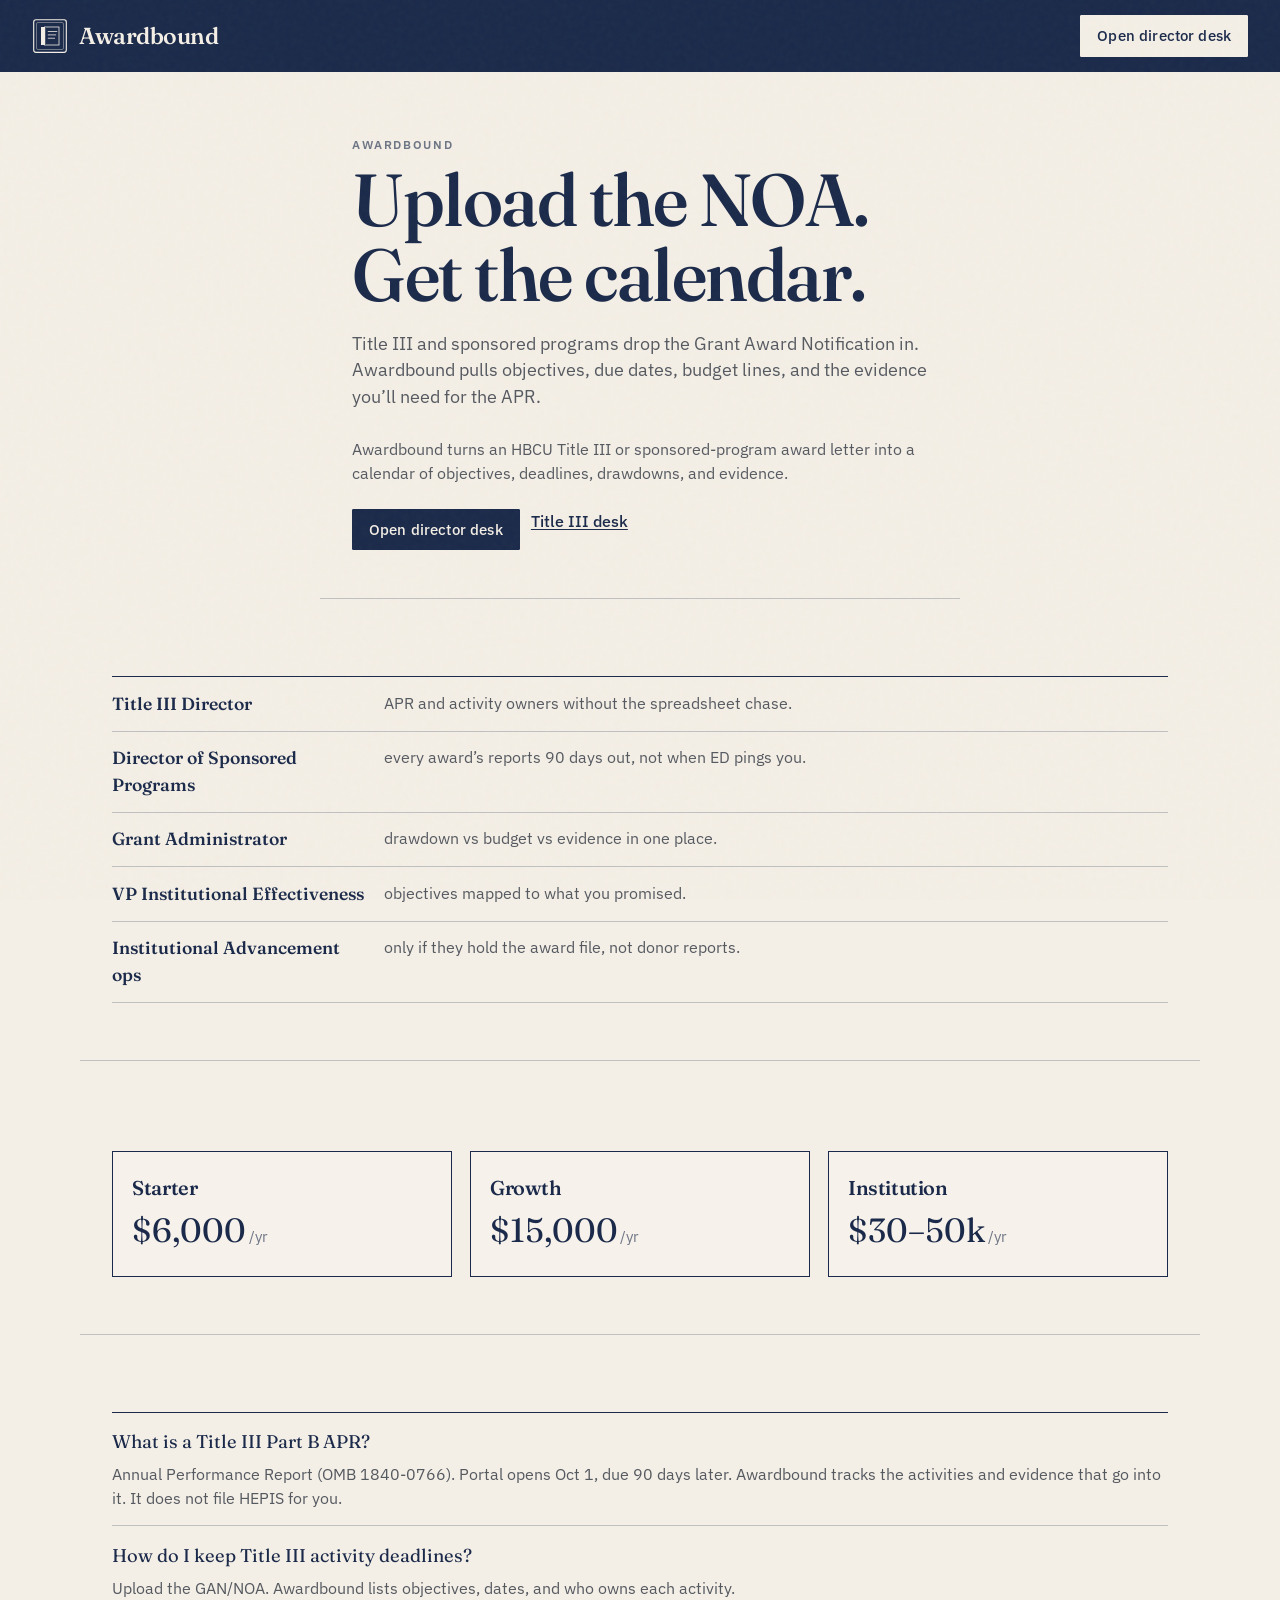
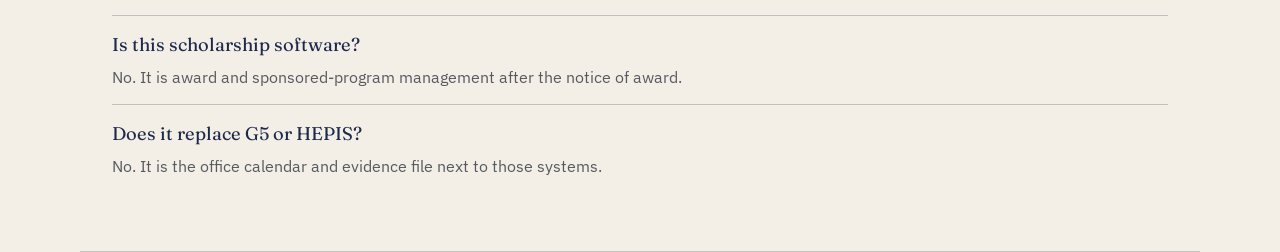
<file: awardbound/index.html>
<!doctype html>
<html lang="en">
  <head>
    <meta charset="UTF-8" />
    <link rel="icon" type="image/svg+xml" href="/awardbound/favicon.svg" />
    <meta name="viewport" content="width=device-width, initial-scale=1.0" />
    <meta
      name="description"
      content="Upload the Grant Award Notification. Get objectives, deadlines, budget, and evidence in one calendar. Built for HBCU Title III and sponsored programs offices."
    />
    <link rel="preconnect" href="https://fonts.googleapis.com" />
    <link rel="preconnect" href="https://fonts.gstatic.com" crossorigin />
    <link
      href="https://fonts.googleapis.com/css2?family=Fraunces:opsz,wght@9..144,480;9..144,560;9..144,640&family=IBM+Plex+Sans:wght@400;500;600&display=swap"
      rel="stylesheet"
    />
    <title>Title III and sponsored-program grant calendar | Awardbound</title>
    <script type="module" crossorigin src="/awardbound/assets/index-GHWhHSzk.js"></script>
    <link rel="stylesheet" crossorigin href="/awardbound/assets/index-BaWvJM9b.css">
  </head>
  <body>
    <div id="root"></div>
  </body>
</html>
</file>
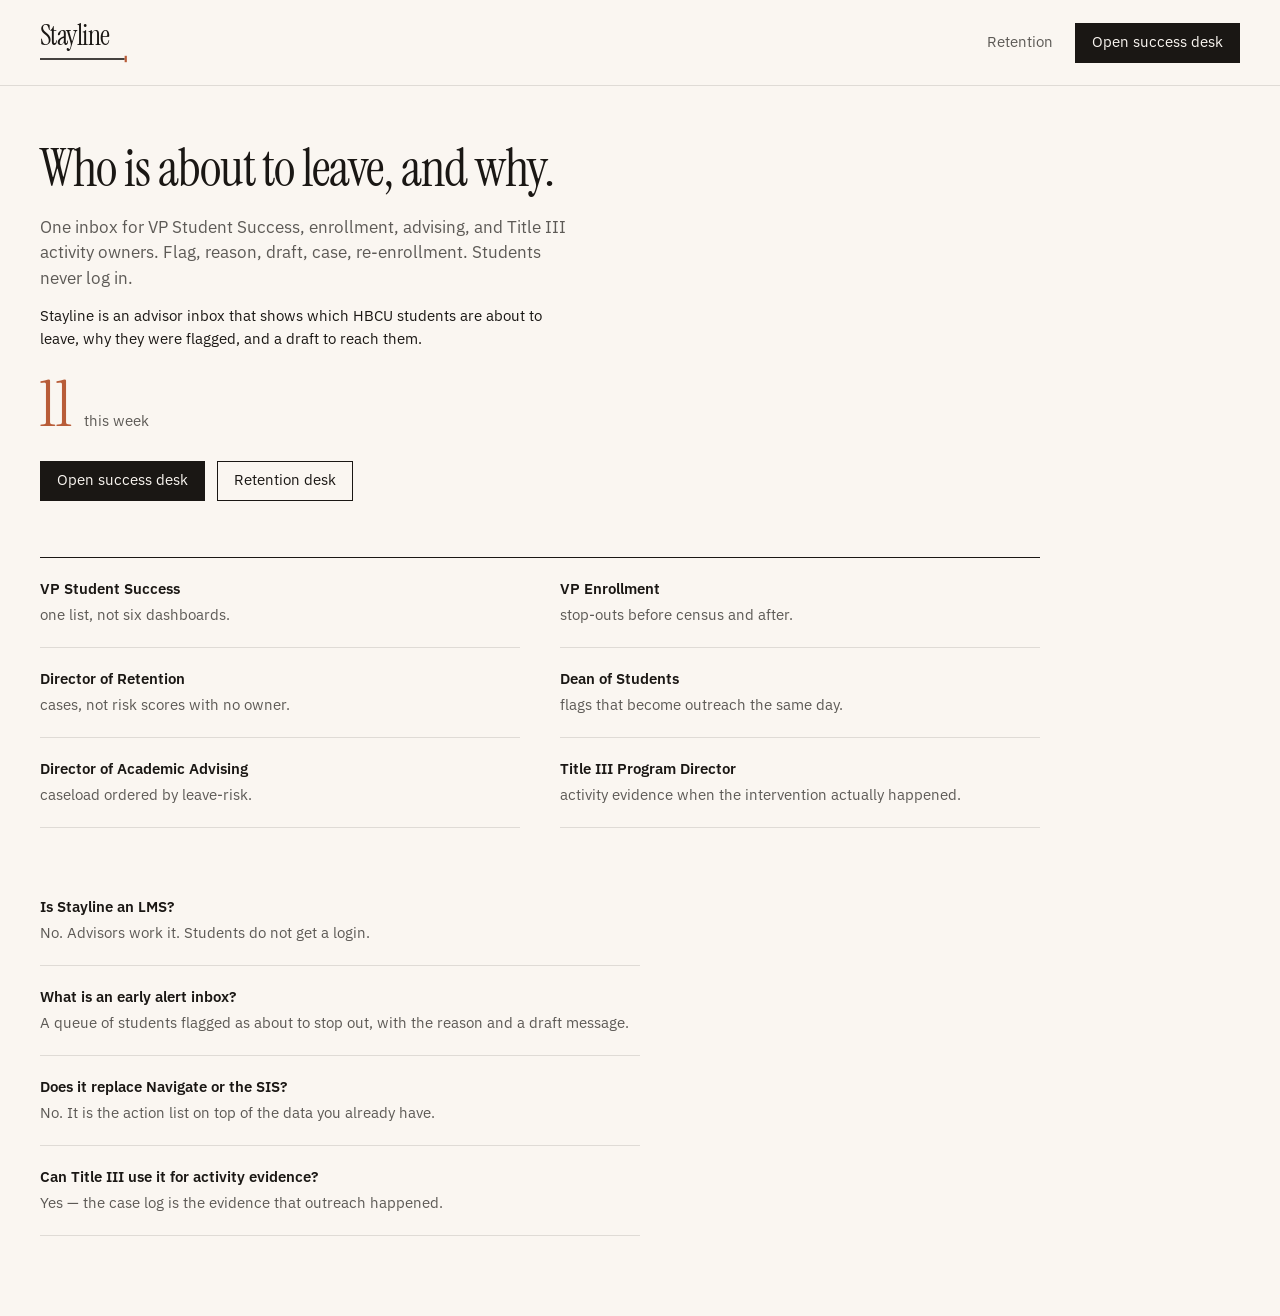
<file: stayline/index.html>
<!doctype html>
<html lang="en">
  <head>
    <meta charset="UTF-8" />
    <link rel="icon" type="image/svg+xml" href="/stayline/favicon.svg" />
    <meta name="viewport" content="width=device-width, initial-scale=1.0" />
    <meta
      name="description"
      content="See who is about to leave, why they were flagged, and the outreach to send. Advisor inbox — not an LMS, not a student app."
    />
    <link rel="preconnect" href="https://fonts.googleapis.com" />
    <link rel="preconnect" href="https://fonts.gstatic.com" crossorigin />
    <link
      href="https://fonts.googleapis.com/css2?family=IBM+Plex+Mono:wght@400;500&family=IBM+Plex+Sans:ital,wght@0,400;0,500;0,600;1,400&family=Instrument+Serif:ital@0;1&display=swap"
      rel="stylesheet"
    />
    <title>At-risk inbox for HBCU retention teams | Stayline</title>
    <script>
  (function () {
    var key = "stayline-redirect";
    var r = sessionStorage.getItem(key);
    if (r) {
      sessionStorage.removeItem(key);
      if (r.indexOf("/stayline") === 0) {
        history.replaceState(null, "", r);
      }
    }
  })();
</script>
    <script type="module" crossorigin src="/stayline/assets/index-fix-20260824.js"></script>
    <link rel="stylesheet" crossorigin href="/stayline/assets/index-CUBb1QEk.css">
  </head>
  <body>
    <div id="root"></div>
  </body>
</html>
</file>
<file: awardbound/assets/index-BaWvJM9b.css>
:root{--navy:#1b2a4a;--paper:#f4efe6;--ink:#111827;--gold:#c4a35a;--navy-60:color-mix(in srgb, var(--navy) 62%, var(--paper));--navy-24:color-mix(in srgb, var(--navy) 24%, var(--paper));--navy-12:color-mix(in srgb, var(--navy) 12%, var(--paper));--navy-06:color-mix(in srgb, var(--navy) 6%, var(--paper));--ink-70:color-mix(in srgb, var(--ink) 70%, var(--paper));--ink-50:color-mix(in srgb, var(--ink) 50%, var(--paper));--serif:"Fraunces", "Iowan Old Style", Palatino, "Palatino Linotype", Georgia, serif;--sans:"IBM Plex Sans", "Source Sans 3", "Segoe UI", sans-serif;--rule:var(--navy-24)}*{box-sizing:border-box}html,body,#root{min-height:100%}body{color:var(--ink);background:var(--paper);font-family:var(--sans);font-optical-sizing:auto;margin:0;font-size:16px;line-height:1.5}body:before{content:"";pointer-events:none;z-index:40;opacity:.035;background-image:url("data:image/svg+xml,%3Csvg viewBox='0 0 180 180' xmlns='http://www.w3.org/2000/svg'%3E%3Cfilter id='n' x='0' y='0'%3E%3CfeTurbulence type='fractalNoise' baseFrequency='.85' numOctaves='4' stitchTiles='stitch'/%3E%3C/filter%3E%3Crect width='180' height='180' filter='url(%23n)' opacity='.9'/%3E%3C/svg%3E");position:fixed;inset:0}h1,h2,h3,.mark-word{font-family:var(--serif);font-optical-sizing:auto;letter-spacing:-.02em;font-weight:560}h1,h2,h3,p{margin:0}a{color:inherit}button,input,select{font:inherit;color:inherit}.mark{color:var(--navy);align-items:center;gap:.7rem;text-decoration:none;display:inline-flex}.mark-invert{color:var(--paper)}.mark-word{font-size:1.45rem;line-height:1}.mark-sm .mark-word{font-size:1.2rem}.folio-stamp{flex:none;display:block}.btn{border:1px solid var(--navy);letter-spacing:.01em;cursor:pointer;background:0 0;border-radius:1px;justify-content:center;align-items:center;min-height:2.6rem;padding:.45rem 1rem;font-size:.92rem;font-weight:500;text-decoration:none;display:inline-flex}.btn-navy{background:var(--navy);color:var(--paper)}.btn-paper{background:var(--paper);color:var(--navy);border-color:var(--paper)}.btn-ghost{color:var(--navy);background:0 0}.btn:hover{opacity:.92}.kicker{color:var(--navy-60);letter-spacing:.14em;text-transform:uppercase;flex-wrap:wrap;align-items:center;gap:.55rem;margin-bottom:.55rem;font-size:.72rem;font-weight:600;display:flex}.sample-chip{border:1px solid var(--navy);color:var(--navy);font-family:var(--sans);letter-spacing:.12em;text-transform:uppercase;margin-left:.45rem;padding:.08rem .4rem;font-size:.62rem;font-weight:600;display:inline-block}.deadline{color:var(--ink);font-variant-numeric:tabular-nums}.deadline-risk{color:var(--gold);font-weight:600}.landing{background:var(--paper);min-height:100vh}.land-bar{background:var(--navy);color:var(--paper);align-items:center;gap:1.25rem;padding:.95rem 2rem;display:flex}.land-bar-note{color:color-mix(in srgb, var(--paper) 70%, var(--navy));flex:1;font-size:.86rem}.land-bar .mark{margin-right:auto}.mark-link{text-decoration:none}.hero{border-bottom:1px solid var(--rule);grid-template-columns:minmax(0,1.15fr) minmax(20rem,.85fr);align-items:center;gap:3.5rem;max-width:1120px;margin:0 auto;padding:4.5rem 2rem 4rem;display:grid}.hero-thin{max-width:40rem;padding-top:4rem;padding-bottom:3rem;display:block}.aeo{color:var(--ink-70);margin:0 0 1.5rem}.icp-list{border-top:1px solid var(--navy);margin:1.2rem 0 0;padding:0;list-style:none}.icp-list li{border-bottom:1px solid var(--rule);grid-template-columns:16rem minmax(0,1fr);gap:1rem;padding:.85rem 0;display:grid}.icp-list strong{color:var(--navy);font-family:var(--serif);font-size:1.1rem;font-weight:560}.icp-list span{color:var(--ink-70)}.faq-list{margin:1.2rem 0 0}.faq-list div{border-top:1px solid var(--rule);padding:.95rem 0}.faq-list div:first-child{border-top:1px solid var(--navy)}.faq-list dt{color:var(--navy);font-family:var(--serif);font-size:1.15rem}.faq-list dd{color:var(--ink-70);margin:.4rem 0 0}.tariff-thin{grid-template-columns:repeat(3,1fr)}.landing-thin .close{padding-top:0}.hero h1{max-width:14ch;color:var(--navy);font-size:clamp(3rem,6vw,4.6rem);line-height:1.02}.lede,.page-lead,.band-lead{max-width:42rem;color:var(--ink-70)}.lede{margin:1.15rem 0 1.6rem;font-size:1.12rem}.hero-actions{flex-wrap:wrap;gap:.7rem;display:flex}.fine{color:var(--ink-50);margin-top:.9rem;font-size:.86rem}.hero-folio{position:relative}.folio-doc{border:1px solid var(--navy);background:color-mix(in srgb, var(--paper) 88%, white);box-shadow:10px 12px 0 var(--navy);padding:1.35rem 1.4rem 1.2rem}.folio-doc-top{color:var(--navy-60);letter-spacing:.08em;text-transform:uppercase;align-items:center;gap:.65rem;margin-bottom:1rem;font-size:.74rem;display:flex}.folio-id{font-family:var(--serif);color:var(--navy);font-size:1.35rem}.folio-title{color:var(--ink-70);margin:.35rem 0 1rem}.folio-meta{border-top:1px solid var(--rule);border-bottom:1px solid var(--rule);grid-template-columns:1fr 1fr;gap:.75rem 1rem;margin:0 0 1.1rem;padding:.9rem 0;display:grid}.folio-meta dt{color:var(--navy-60);letter-spacing:.12em;text-transform:uppercase;font-size:.68rem;font-weight:600}.folio-meta dd{margin:.15rem 0 0}.folio-counts{color:var(--navy);gap:1.1rem;margin:0;padding:0;font-size:.88rem;list-style:none;display:flex}.folio-counts strong{font-family:var(--serif);font-size:1.2rem;font-weight:560}.band{border-bottom:1px solid var(--rule);max-width:1120px;margin:0 auto;padding:3.6rem 2rem}.band-head h2,.close h2{color:var(--navy);font-size:clamp(1.8rem,3vw,2.4rem)}.band-lead{margin-top:.7rem}.steps{grid-template-columns:repeat(3,1fr);gap:1.5rem;margin:2rem 0 0;padding:0;list-style:none;display:grid}.step-num,.benefit-num{color:var(--navy);font-family:var(--serif);margin-bottom:.65rem;font-size:1.15rem;display:inline-block}.steps h3,.benefit h3,.tariff-card h3{color:var(--navy);margin-bottom:.45rem;font-size:1.25rem}.steps p,.benefit p,.tariff-for{color:var(--ink-70)}.benefits{border-top:1px solid var(--navy);border-left:1px solid var(--navy);grid-template-columns:repeat(2,1fr);gap:0;margin-top:1.8rem;display:grid}.benefit{border-right:1px solid var(--navy);border-bottom:1px solid var(--navy);background:color-mix(in srgb, var(--paper) 82%, white);padding:1.35rem 1.25rem 1.4rem}.tariff{grid-template-columns:repeat(3,1fr);gap:1.1rem;margin-top:2rem;display:grid}.tariff-card{border:1px solid var(--navy);background:color-mix(in srgb, var(--paper) 86%, white);padding:1.3rem 1.2rem 1.4rem}.tariff-price{color:var(--navy);font-family:var(--serif);margin:.7rem 0 .35rem;font-size:2.1rem;line-height:1}.tariff-price span{font-family:var(--sans);color:var(--navy-60);margin-left:.15rem;font-size:.95rem}.tariff-card ul{border-top:1px solid var(--rule);color:var(--ink-70);margin:1rem 0 0;padding:.85rem 0 0 1.05rem}.tariff-card li+li{margin-top:.35rem}.close{justify-content:space-between;align-items:center;gap:2rem;max-width:1120px;margin:0 auto;padding:3.2rem 2rem;display:flex}.close p{max-width:36rem;color:var(--ink-70);margin-top:.6rem}.land-foot{background:var(--navy);color:color-mix(in srgb, var(--paper) 78%, var(--navy));align-items:flex-start;gap:1.4rem;padding:1.4rem 2rem 2rem;display:flex}.land-foot p{max-width:46rem;font-size:.88rem}.shell{background:var(--paper);grid-template-columns:15.5rem minmax(0,1fr);min-height:100vh;display:grid}.rail{background:var(--navy);color:var(--paper);flex-direction:column;padding:1.15rem 1rem 1.2rem;display:flex}.rail-brand{border-bottom:1px solid color-mix(in srgb, var(--paper) 18%, var(--navy));padding:.15rem .4rem 1.1rem}.rail-kicker{color:color-mix(in srgb, var(--paper) 58%, var(--navy));letter-spacing:.14em;text-transform:uppercase;margin-top:.55rem;font-size:.68rem}.rail-nav{flex-direction:column;gap:.15rem;padding:1rem 0;display:flex}.rail-link{color:color-mix(in srgb, var(--paper) 82%, var(--navy));border-left:2px solid #0000;justify-content:space-between;align-items:center;padding:.55rem;text-decoration:none;display:flex}.rail-link-active{color:var(--paper);border-left-color:var(--paper);background:color-mix(in srgb, var(--paper) 8%, var(--navy))}.rail-count{border:1px solid color-mix(in srgb, var(--paper) 35%, var(--navy));text-align:center;font-variant-numeric:tabular-nums;min-width:1.3rem;padding:0 .3rem;font-size:.72rem}.rail-user{border-top:1px solid color-mix(in srgb, var(--paper) 18%, var(--navy));color:color-mix(in srgb, var(--paper) 70%, var(--navy));margin-top:auto;padding:.9rem .5rem .2rem;font-size:.82rem}.rail-user-name{color:var(--paper);font-family:var(--serif);margin-bottom:.2rem;font-size:1.05rem}.shell-main{border-left:1px solid var(--navy);min-width:0}.page{max-width:1080px;padding:1.8rem 2rem 3rem}.page-head{justify-content:space-between;align-items:flex-start;gap:1.5rem;margin-bottom:1.5rem;display:flex}.page h1{color:var(--navy);font-size:clamp(1.9rem,3vw,2.5rem)}.page-lead{margin-top:.55rem}.stat-row{grid-template-columns:repeat(4,1fr);gap:.8rem;margin-bottom:1.3rem;display:grid}.stat-row:has(.stat:nth-child(3):last-child){grid-template-columns:repeat(3,1fr)}.stat{border:1px solid var(--navy);background:color-mix(in srgb, var(--paper) 84%, white);padding:.85rem .95rem}.stat p{color:var(--navy-60);letter-spacing:.1em;text-transform:uppercase;font-size:.7rem;font-weight:600}.stat strong{color:var(--navy);font-family:var(--serif);margin-top:.35rem;font-size:1.35rem;font-weight:560;display:block}.empty-folio{border:1px dashed var(--navy);background:var(--navy-06);padding:2rem 1.5rem}.empty-folio h2{color:var(--navy);margin-bottom:.5rem}.empty-folio p{max-width:36rem;color:var(--ink-70);margin-bottom:1.1rem}.ledger{border-collapse:collapse;background:color-mix(in srgb, var(--paper) 86%, white);width:100%}.ledger th,.ledger td{border-bottom:1px solid var(--rule);text-align:left;vertical-align:top;padding:.8rem .75rem}.ledger th{border-bottom:1px solid var(--navy);color:var(--navy-60);letter-spacing:.1em;text-transform:uppercase;font-size:.7rem;font-weight:600}.cell-sub{color:var(--ink-50);margin-top:.28rem;font-size:.86rem}.award-link,.text-link{color:var(--navy);text-underline-offset:.15em;font-weight:500;text-decoration:underline}.panel{border:1px solid var(--navy);background:color-mix(in srgb, var(--paper) 86%, white);margin-bottom:1.1rem;padding:1.15rem 1.15rem 1.2rem}.panel-head{margin-bottom:.9rem}.panel-head h2,.extract h2,.extract h3,.panel h2{color:var(--navy);font-size:1.25rem}.panel-head p{color:var(--ink-70);margin-top:.3rem}.two-col{grid-template-columns:1.1fr .9fr;gap:1.1rem;display:grid}.meter{background:var(--navy-12);border:1px solid var(--navy);width:8.5rem;height:.42rem}.meter span{background:var(--navy);height:100%;display:block}.meter-tall{width:100%;height:.7rem;margin-bottom:.85rem}.meter-label{color:var(--navy-60);letter-spacing:.06em;text-transform:uppercase;margin:.7rem 0 .35rem;font-size:.78rem}.slot-list,.alert-list,.plain-list,.note-list{margin:0;padding:0;list-style:none}.slot{border-top:1px solid var(--rule);justify-content:space-between;gap:1rem;padding:.75rem 0;display:flex}.slot:first-child{border-top:0;padding-top:0}.slot p,.slot-side{color:var(--ink-50);font-size:.86rem}.slot-side{text-align:right;flex-direction:column;align-items:flex-end;gap:.2rem;display:flex}.slot-missing strong{color:var(--navy)}.draw-list{grid-template-columns:1fr 1fr;gap:.7rem 1.2rem;margin:0 0 .4rem;display:grid}.draw-list dt{color:var(--navy-60);letter-spacing:.1em;text-transform:uppercase;font-size:.7rem;font-weight:600}.draw-list dd{font-family:var(--serif);color:var(--navy);margin:.15rem 0 0;font-size:1.15rem}.ingest-split{grid-template-columns:1fr 1fr;gap:1.1rem;margin-bottom:1.2rem;display:grid}.ingest-split .panel p,.extract p{color:var(--ink-70);margin:.4rem 0 .9rem}.file-well{border:1px dashed var(--navy);background:var(--navy-06);text-align:center;cursor:pointer;padding:1.3rem 1rem;display:block}.file-well input{display:none}.banner{border:1px solid var(--navy);background:var(--navy-06);margin:0 0 1rem;padding:.75rem .9rem}.extract{border:1px solid var(--navy);background:color-mix(in srgb, var(--paper) 86%, white);padding:1.2rem 1.2rem 1.4rem}.extract-head{justify-content:space-between;align-items:flex-start;display:flex}.note-list{color:var(--ink-70);margin:.8rem 0 1.1rem;padding-left:1.1rem;list-style:outside}.note-list li+li{margin-top:.3rem}.field-grid{grid-template-columns:1fr 1fr;gap:.75rem 1rem;display:grid}.field-grid label{color:var(--navy-60);letter-spacing:.08em;text-transform:uppercase;flex-direction:column;gap:.3rem;font-size:.72rem;font-weight:600;display:flex}.field-grid input{border:1px solid var(--navy);background:var(--paper);color:var(--ink);letter-spacing:0;text-transform:none;border-radius:1px;padding:.45rem .5rem;font-size:.95rem;font-weight:400}.extract-block{border-top:1px solid var(--rule);margin:1.2rem 0;padding-top:.9rem}.plain-list li+li{margin-top:.7rem}.plain-list strong{color:var(--navy);display:block}.plain-list span{color:var(--ink-50);font-size:.86rem}.alert-row{border-top:1px solid var(--rule);padding:1rem 0 1.1rem}.alert-row:first-child{border-top:1px solid var(--navy)}.alert-kind{color:var(--navy-60);letter-spacing:.12em;text-transform:uppercase;font-size:.7rem;font-weight:600}.alert-row h2{color:var(--navy);margin:.25rem 0 .35rem;font-size:1.3rem}.alert-row p{color:var(--ink-70)}.alert-meta{flex-wrap:wrap;gap:.9rem;margin-top:.65rem;font-size:.9rem;display:flex}@media (width<=980px){:is(.hero,.steps,.benefits,.tariff,.two-col,.ingest-split,.field-grid,.stat-row,.stat-row:has(.stat:nth-child(3):last-child)),.shell{grid-template-columns:1fr}.rail{flex-flow:wrap;align-items:center;gap:.8rem}.rail-nav{flex-direction:row;flex:1;padding:0}.rail-user,.rail-brand{border:0;padding:0}.land-bar,.close{flex-direction:column;align-items:flex-start}.icp-list li{grid-template-columns:1fr;gap:.25rem}}
</file>
<file: stayline/assets/index-CUBb1QEk.css>
:root{--ink: #1a1714;--clay: #b85c38;--paper: #faf6f1;--stay: #2f6f4e;--ink-70: color-mix(in srgb, var(--ink) 70%, var(--paper));--ink-46: color-mix(in srgb, var(--ink) 46%, var(--paper));--ink-22: color-mix(in srgb, var(--ink) 22%, var(--paper));--ink-12: color-mix(in srgb, var(--ink) 12%, var(--paper));--ink-07: color-mix(in srgb, var(--ink) 7%, var(--paper));--clay-18: color-mix(in srgb, var(--clay) 18%, var(--paper));--clay-08: color-mix(in srgb, var(--clay) 8%, var(--paper));--serif: "Instrument Serif", "Times New Roman", serif;--sans: "IBM Plex Sans", "Helvetica Neue", Helvetica, Arial, sans-serif;--mono: "IBM Plex Mono", ui-monospace, monospace;--rail: 248px;--drawer: 460px}*{box-sizing:border-box}html,body,#root{min-height:100%}body{margin:0;background:var(--paper);color:var(--ink);font-family:var(--sans);font-size:15px;line-height:1.5;-webkit-font-smoothing:antialiased}button,input,select,textarea{font:inherit;color:inherit}a{color:inherit}button{background:none;border:0;padding:0;cursor:pointer}h1,h2,h3,p{margin:0}.sample-flag{display:inline-block;margin-left:.4em;padding:.05em .35em;border:1px solid var(--ink-22);font-family:var(--mono);font-size:10px;letter-spacing:.08em;text-transform:uppercase;color:var(--ink-46);vertical-align:.15em}.mark{display:inline-flex;flex-direction:column;align-items:flex-start;gap:5px;text-decoration:none}.mark-word{font-family:var(--serif);font-size:28px;line-height:1;letter-spacing:-.02em}.mark-stroke{display:block;width:calc(100% + 12px);height:8px}.mark-sm .mark-word{font-size:22px}.kicker{font-family:var(--mono);font-size:11px;letter-spacing:.14em;text-transform:uppercase;color:var(--ink-46)}.site-top{display:flex;align-items:center;justify-content:space-between;gap:24px;padding:22px 40px;border-bottom:1px solid var(--ink-12)}.site-nav{display:flex;align-items:center;gap:22px}.site-nav a:not(.btn){text-decoration:none;color:var(--ink-70)}.site-nav a:not(.btn):hover,.site-nav a.active:not(.btn){color:var(--ink)}.land,.retain{padding:56px 40px 80px;max-width:1080px}.land-hero{max-width:36em}.land-hero h1,.retain h1{font-family:var(--serif);font-size:clamp(36px,4.6vw,52px);font-weight:400;line-height:1.05;letter-spacing:-.02em}.land-sub{margin-top:18px;font-size:17px;color:var(--ink-70)}.land-aeo{margin-top:14px;color:var(--ink)}.tease{display:flex;align-items:baseline;gap:12px;margin-top:28px;color:var(--ink-70)}.tease-n{font-family:var(--serif);font-size:64px;line-height:.85;color:var(--clay)}.land-actions{display:flex;flex-wrap:wrap;gap:12px;margin-top:28px}.land-icps{display:grid;grid-template-columns:1fr 1fr;gap:0 40px;margin-top:56px;border-top:1px solid var(--ink)}.land-icps article,.land-faq article{padding:20px 0;border-bottom:1px solid var(--ink-12)}.land-icps h2,.land-faq h2{font-size:15px;font-weight:600}.land-icps p,.land-faq p{margin-top:4px;color:var(--ink-70)}.land-faq{margin-top:48px;max-width:40em}.retain-lead{margin-top:16px;max-width:36em;color:var(--ink-70);font-size:17px}.retain-list{margin:28px 0 0;padding:0;list-style:none;max-width:36em}.retain-list li{padding:10px 0;border-top:1px solid var(--ink-12)}.btn{display:inline-flex;align-items:center;justify-content:center;min-height:40px;padding:0 16px;background:var(--ink);color:var(--paper);text-decoration:none;border:1px solid var(--ink)}.btn:hover{background:color-mix(in srgb,var(--ink) 88%,var(--clay))}.btn-ghost{background:transparent;color:var(--ink)}.btn-ghost:hover{background:var(--ink-07)}.btn-clay{background:var(--clay);border-color:var(--clay);color:var(--paper)}.btn-clay:hover{background:color-mix(in srgb,var(--clay) 88%,var(--ink))}.btn-tiny{min-height:32px;padding:0 10px;font-size:13px}.shell{display:grid;grid-template-columns:var(--rail) minmax(0,1fr);min-height:100vh}.rail{border-right:1px solid var(--ink-12);padding:22px 20px 18px;display:flex;flex-direction:column;min-height:100vh;position:sticky;top:0}.rail-campus{margin:22px 0 18px;padding-top:16px;border-top:1px solid var(--ink-12)}.rail-campus strong{display:block;font-size:14px}.rail-campus span,.rail-user span{color:var(--ink-46);font-size:12px}.nav{display:flex;flex-direction:column;gap:2px}.nav a{display:flex;align-items:center;justify-content:space-between;padding:8px 8px 8px 10px;text-decoration:none;border-left:2px solid transparent;color:var(--ink-70)}.nav a.active{border-left-color:var(--clay);color:var(--ink);background:var(--clay-08)}.nav a:hover{color:var(--ink)}.nav-count{font-family:var(--mono);font-size:11px;color:var(--ink-46)}.rail-user{margin-top:auto;padding-top:16px;border-top:1px solid var(--ink-12)}.rail-user strong{display:block}.desk{min-width:0;min-height:100vh}.banner{display:flex;align-items:baseline;justify-content:space-between;gap:24px;padding:22px 28px 18px;border-bottom:1px solid var(--ink)}.banner-n{display:flex;align-items:baseline;gap:14px}.banner-n b{font-family:var(--serif);font-size:56px;font-weight:400;line-height:.85;color:var(--clay)}.banner-n p{max-width:28em}.banner aside{font-family:var(--mono);font-size:11px;letter-spacing:.08em;text-transform:uppercase;color:var(--ink-46);text-align:right}.page{padding:20px 28px 48px}.page-head{display:flex;align-items:flex-end;justify-content:space-between;gap:16px;margin-bottom:16px}.page-head h1{font-family:var(--serif);font-size:32px;font-weight:400}.page-head p{color:var(--ink-70);max-width:42em;margin-top:6px}.filters{display:flex;flex-wrap:wrap;gap:16px 24px;margin:0 0 16px;padding-bottom:14px;border-bottom:1px solid var(--ink-12)}.filter label{display:block;font-family:var(--mono);font-size:10px;letter-spacing:.1em;text-transform:uppercase;color:var(--ink-46);margin-bottom:4px}.filter select{min-width:180px;height:34px;padding:0 8px;background:var(--paper);border:1px solid var(--ink-22)}.table-wrap{border-top:1px solid var(--ink)}table.desk-table{width:100%;border-collapse:collapse}.desk-table th{text-align:left;font-family:var(--mono);font-size:10px;letter-spacing:.1em;text-transform:uppercase;font-weight:500;color:var(--ink-46);padding:10px 12px 10px 0;border-bottom:1px solid var(--ink-12)}.desk-table td{padding:14px 12px 14px 0;border-bottom:1px solid var(--ink-12);vertical-align:top}.desk-table tr.clickable{cursor:pointer}.desk-table tr.clickable:hover td{background:var(--ink-07)}.desk-table tr.selected td{background:var(--clay-08)}.who strong{display:block;font-weight:600}.who small{color:var(--ink-46);font-family:var(--mono);font-size:11px}.meta{color:var(--ink-70);font-size:14px}.chips{display:flex;flex-wrap:wrap;gap:6px}.chip{display:inline-flex;align-items:center;height:22px;padding:0 7px;border:1px solid var(--ink-22);font-size:12px;color:var(--ink-70);white-space:nowrap}.risk{font-family:var(--mono);font-size:11px;letter-spacing:.08em;text-transform:uppercase}.risk-high{color:var(--clay)}.risk-watch{color:var(--ink)}.risk-kept{color:var(--stay)}.empty{padding:28px 0;color:var(--ink-46)}.desk.with-drawer{display:grid;grid-template-columns:minmax(0,1fr) var(--drawer)}.drawer{border-left:1px solid var(--ink);background:var(--paper);min-height:100vh;position:sticky;top:0;max-height:100vh;overflow:auto}.drawer-head{display:flex;justify-content:space-between;align-items:flex-start;gap:12px;padding:20px 20px 16px;border-bottom:1px solid var(--ink-12);position:sticky;top:0;background:var(--paper);z-index:1}.drawer-head h2{font-family:var(--serif);font-size:28px;font-weight:400}.drawer-body{padding:18px 20px 40px}.block{margin-bottom:22px}.block h3{font-family:var(--mono);font-size:10px;letter-spacing:.12em;text-transform:uppercase;color:var(--ink-46);margin-bottom:8px}.why{padding:0 0 0 12px;border-left:2px solid var(--clay);color:var(--ink-70)}.owner-row,.draft-tabs{display:flex;gap:8px;align-items:center}.owner-row select{flex:1;height:36px;padding:0 8px;background:var(--paper);border:1px solid var(--ink-22)}.checks{list-style:none;margin:0;padding:0}.checks li{display:flex;align-items:flex-start;gap:10px;padding:8px 0;border-bottom:1px solid var(--ink-07)}.checks input{margin-top:4px;accent-color:var(--ink)}.checks .done-label{color:var(--ink-46);text-decoration:line-through}.kind-tag{font-family:var(--mono);font-size:10px;letter-spacing:.08em;text-transform:uppercase;color:var(--ink-46)}.draft{width:100%;min-height:160px;padding:10px;background:var(--ink-07);border:1px solid var(--ink-12);resize:vertical}.draft.sms{min-height:88px}.resource-list{display:flex;flex-direction:column;gap:12px}.resource-card strong{display:block}.resource-card span{display:block;color:var(--ink-46);font-size:13px}.resource-card p{margin-top:4px;color:var(--ink-70);font-size:14px}.kept-note{color:var(--stay);font-size:14px}.stat-row{display:grid;grid-template-columns:repeat(3,1fr);gap:0;margin-bottom:22px;border-top:1px solid var(--ink)}.stat-row div{padding:16px 20px 16px 0;border-right:1px solid var(--ink-12)}.stat-row div:last-child{border-right:0}.stat-row b{font-family:var(--serif);font-size:36px;font-weight:400;display:block;line-height:1}.stat-row.stay b.kept{color:var(--stay)}.stat-row span{color:var(--ink-46);font-size:13px}.case-progress{font-family:var(--mono);font-size:12px;color:var(--ink-70)}.next-action{max-width:28em}.resource-grid{display:grid;grid-template-columns:1fr 1fr;gap:0 36px}.resource-grid article{padding:18px 0;border-top:1px solid var(--ink-12)}.resource-grid h2{font-family:var(--serif);font-size:26px;font-weight:400}.settings dl{max-width:40em}.settings dt{font-family:var(--mono);font-size:10px;letter-spacing:.1em;text-transform:uppercase;color:var(--ink-46);margin-top:16px}.settings dd{margin:4px 0 0}@media(max-width:1100px){.land-icps,.resource-grid,.desk.with-drawer,.shell{grid-template-columns:1fr}.rail{position:relative;min-height:0;border-right:0;border-bottom:1px solid var(--ink-12)}.drawer{position:relative;max-height:none;border-left:0;border-top:1px solid var(--ink)}}
</file>
